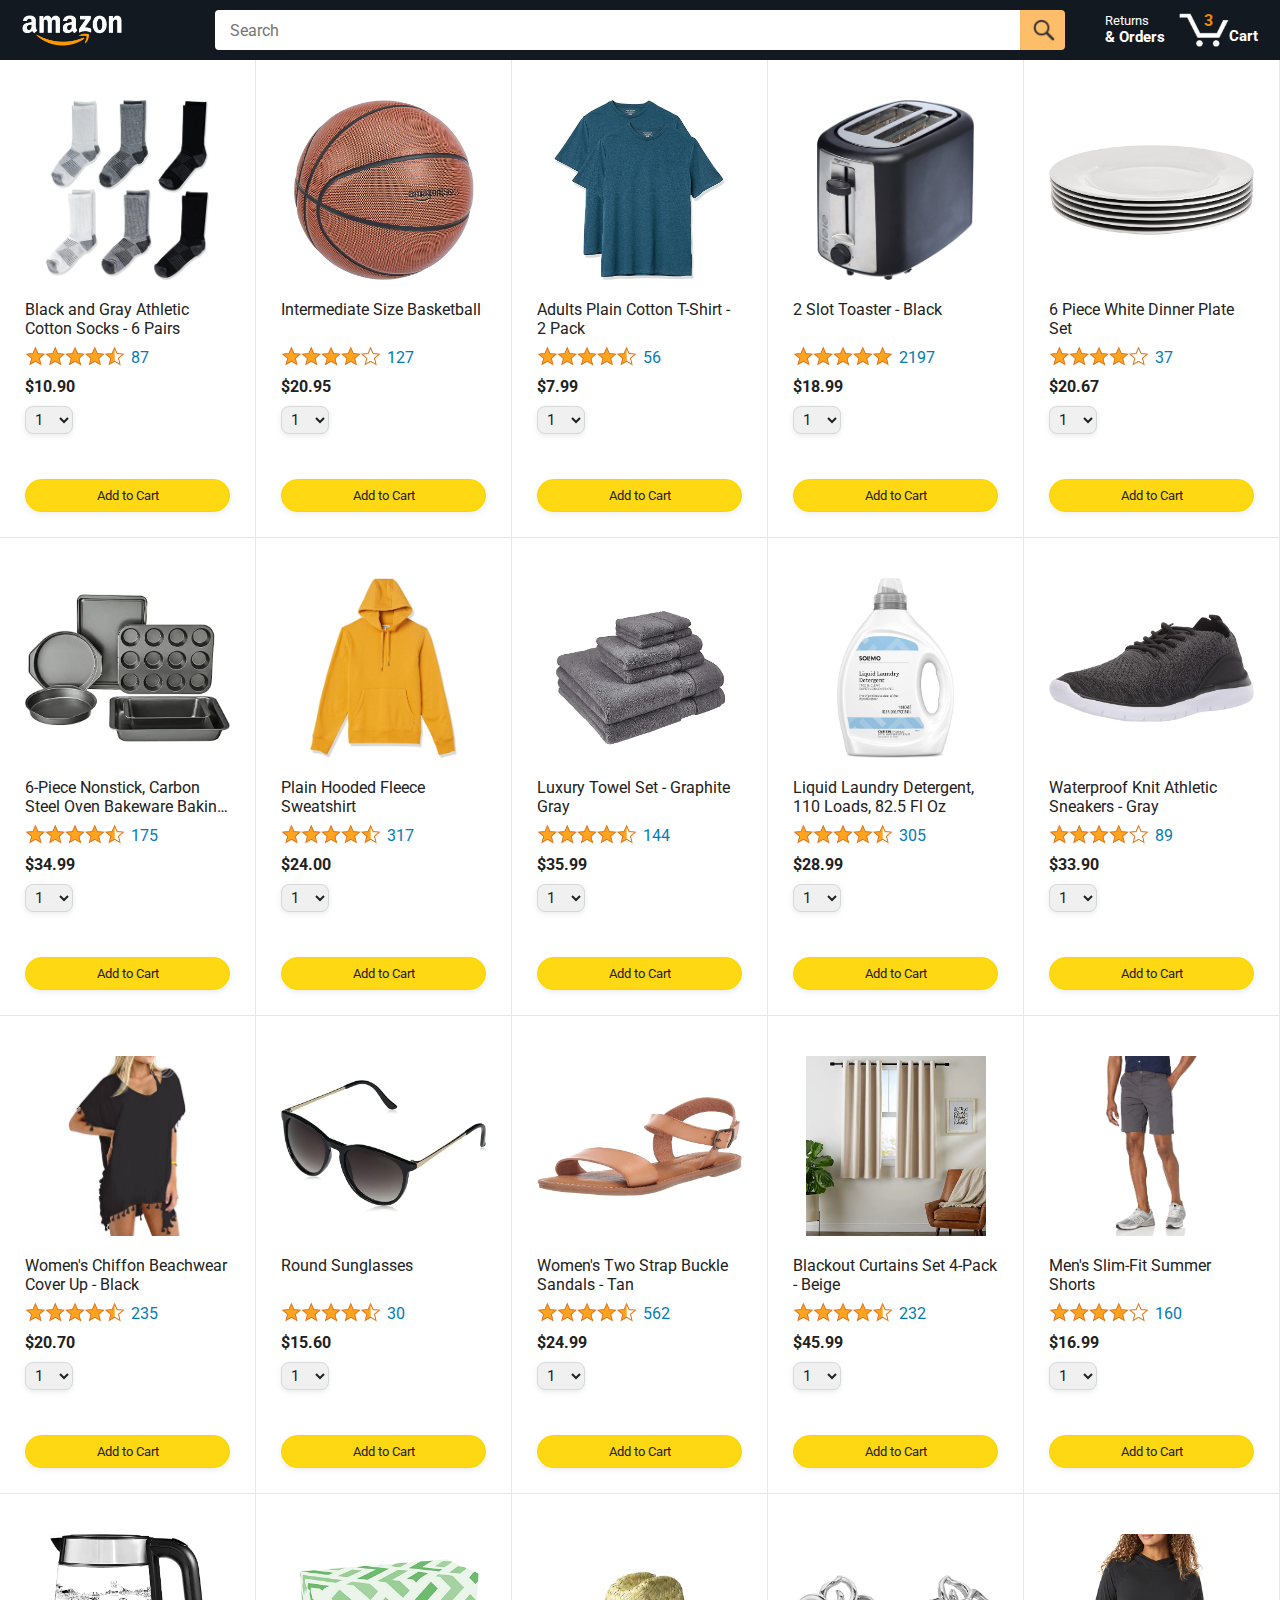
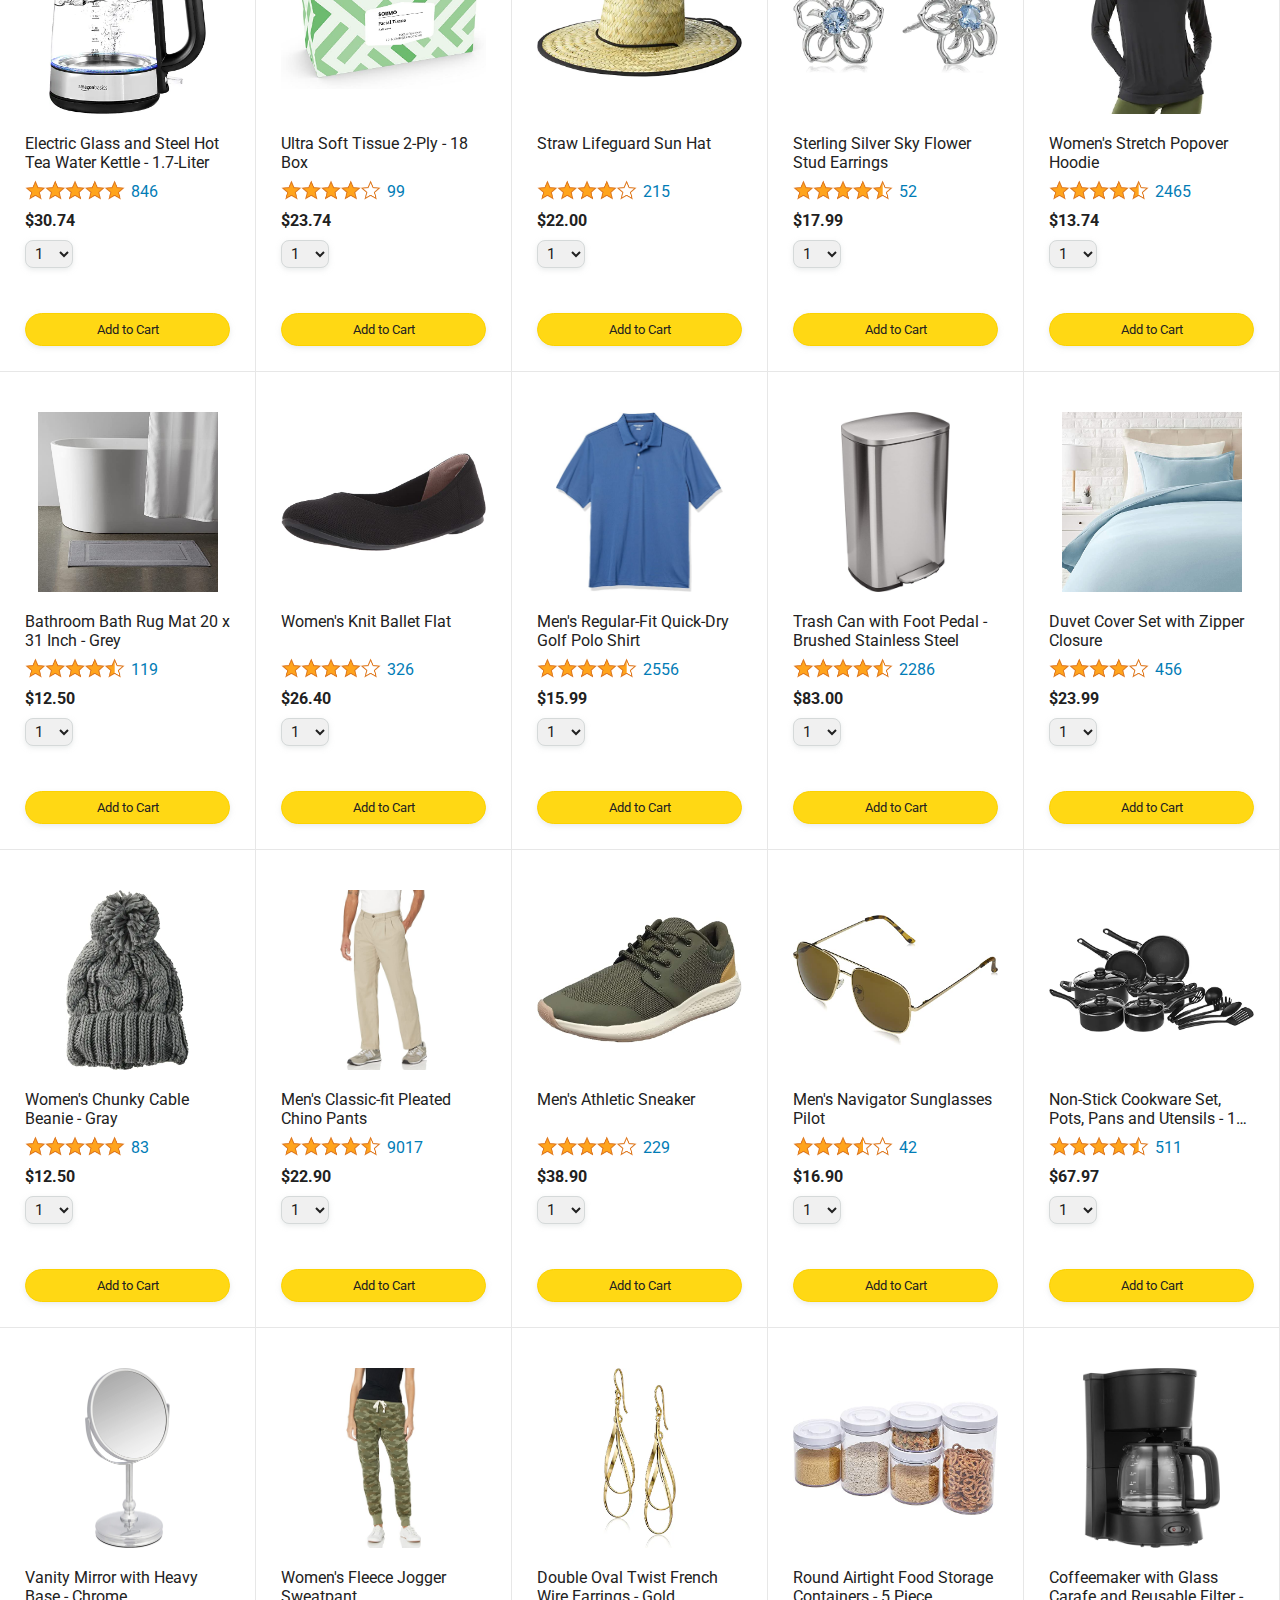
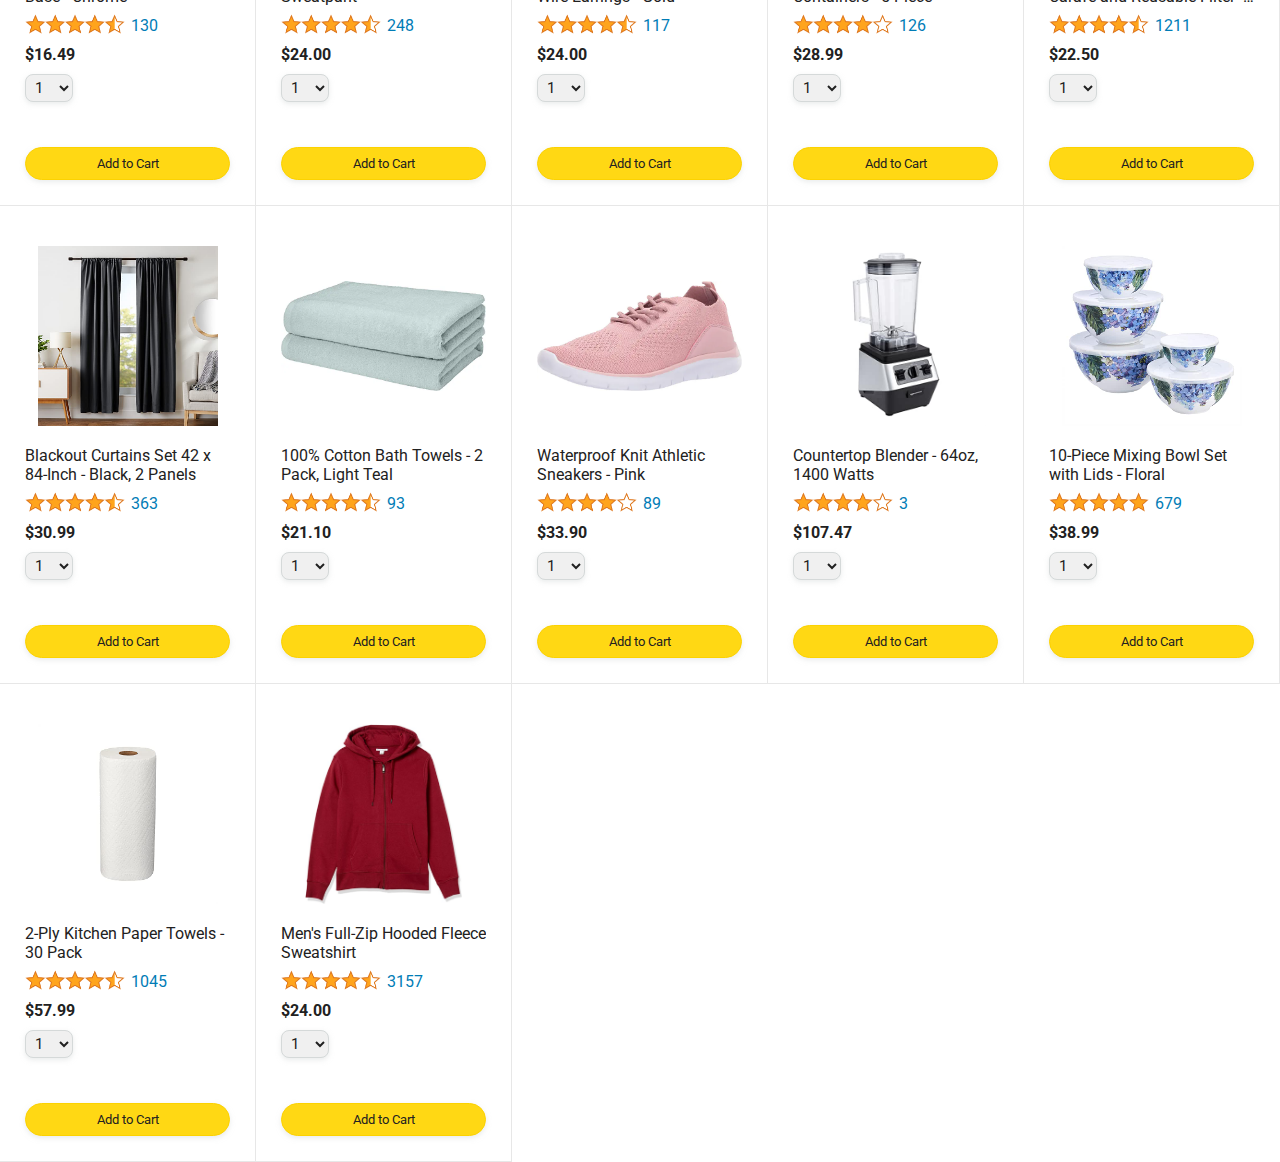
<file: index.html>
<!DOCTYPE html>
<html>
  <head>
    <title>Amazon Project</title>

    <!-- This code is needed for responsive design to work.
      (Responsive design = make the website look good on
      smaller screen sizes like a phone or a tablet). -->
    <meta name="viewport" content="width=device-width, initial-scale=1">

    <!-- Load a font called Roboto from Google Fonts. -->
    <link rel="preconnect" href="https://fonts.googleapis.com">
    <link rel="preconnect" href="https://fonts.gstatic.com" crossorigin>
    <link href="https://fonts.googleapis.com/css2?family=Roboto:wght@400;500;700&display=swap" rel="stylesheet">

    <!-- Here are the CSS files for this page. -->
    <link rel="stylesheet" href="styles/shared/general.css">
    <link rel="stylesheet" href="styles/shared/amazon-header.css">
    <link rel="stylesheet" href="styles/pages/amazon.css">
  </head>
  <body>
    <div class="amazon-header">
      <div class="amazon-header-left-section">
        <a href="amazon.html" class="header-link">
          <img class="amazon-logo"
            src="images/amazon-logo-white.png">
          <img class="amazon-mobile-logo"
            src="images/amazon-mobile-logo-white.png">
        </a>
      </div>

      <div class="amazon-header-middle-section">
        <input class="search-bar" type="text" placeholder="Search">

        <button class="search-button">
          <img class="search-icon" src="images/icons/search-icon.png">
        </button>
      </div>

      <div class="amazon-header-right-section">
        <a class="orders-link header-link" href="orders.html">
          <span class="returns-text">Returns</span>
          <span class="orders-text">& Orders</span>
        </a>

        <a class="cart-link header-link" href="checkout.html">
          <img class="cart-icon" src="images/icons/cart-icon.png">
          <div class="cart-quantity js-cart-quantity">0</div>
          <div class="cart-text">Cart</div>
        </a>
      </div>
    </div>
    
    <div class="main">
      <div class="products-grid js-product-grid">
          <!-- Move to JS -->
      </div>
    </div>
    <script type="module" src="script/amazon.js"></script>
  </body>
</html>
</file>
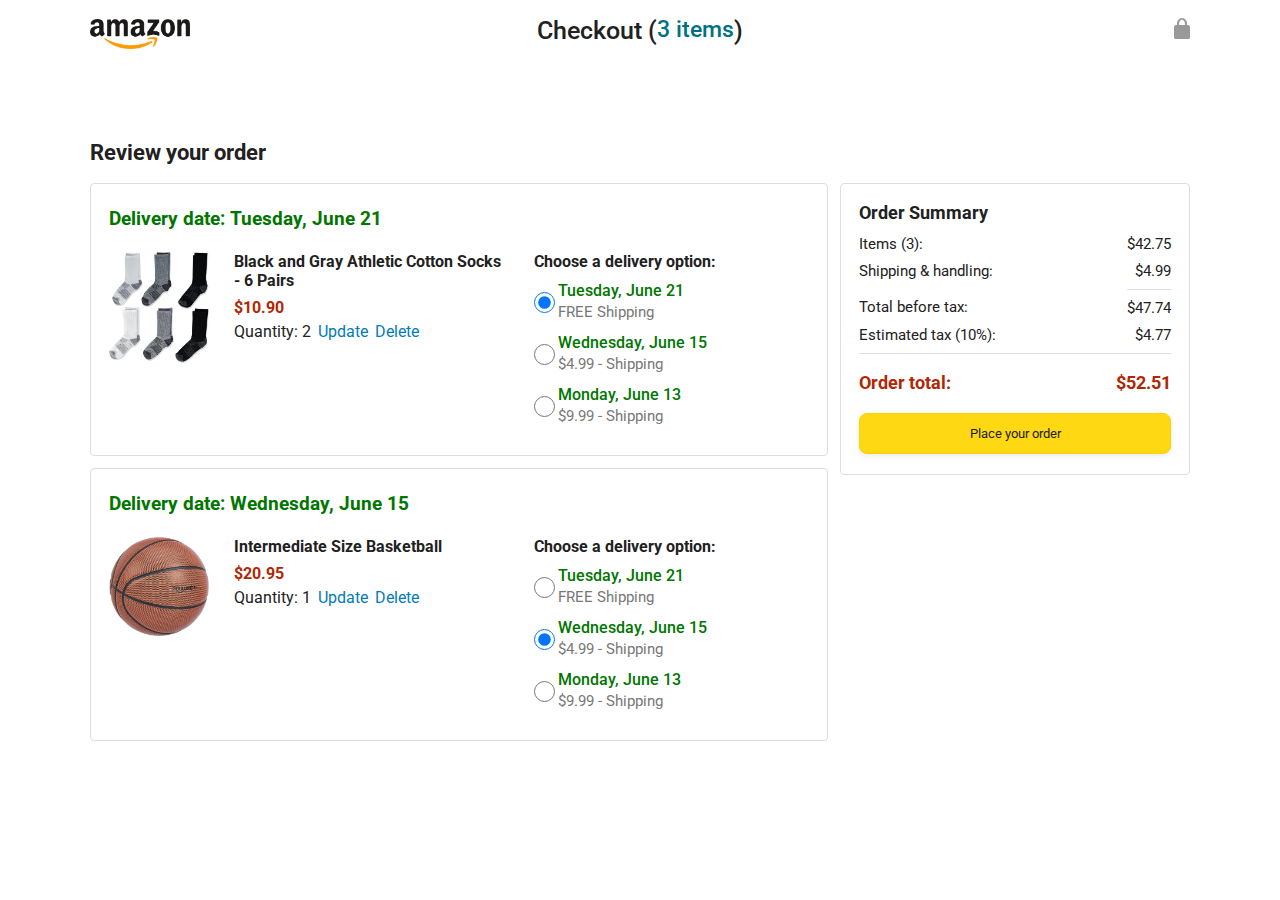
<file: checkout.html>
<!DOCTYPE html>
<html>
  <head>
    <title>Checkout</title>

    <!-- This code is needed for responsive design to work.
      (Responsive design = make the website look good on
      smaller screen sizes like a phone or a tablet). -->
    <meta name="viewport" content="width=device-width, initial-scale=1">

    <!-- Load a font called Roboto from Google Fonts. -->
    <link rel="preconnect" href="https://fonts.googleapis.com">
    <link rel="preconnect" href="https://fonts.gstatic.com" crossorigin>
    <link href="https://fonts.googleapis.com/css2?family=Roboto:wght@400;500;700&display=swap" rel="stylesheet">

    <!-- Here are the CSS files for this page. -->
    <link rel="stylesheet" href="styles/shared/general.css">
    <link rel="stylesheet" href="styles/pages/checkout/checkout-header.css">
    <link rel="stylesheet" href="styles/pages/checkout/checkout.css">
  </head>
  <body>
    <div class="checkout-header">
      <div class="header-content">
        <div class="checkout-header-left-section">
          <a href="amazon.html">
            <img class="amazon-logo" src="images/amazon-logo.png">
            <img class="amazon-mobile-logo" src="images/amazon-mobile-logo.png">
          </a>
        </div>

        <div class="checkout-header-middle-section">
          Checkout (<a class="return-to-home-link"
            href="amazon.html">3 items</a>)
        </div>

        <div class="checkout-header-right-section">
          <img src="images/icons/checkout-lock-icon.png">
        </div>
      </div>
    </div>

    <div class="main">
      <div class="page-title">Review your order</div>

      <div class="checkout-grid">
        <div class="order-summary">
          <div class="cart-item-container">
            <div class="delivery-date">
              Delivery date: Tuesday, June 21
            </div>

            <div class="cart-item-details-grid">
              <img class="product-image"
                src="images/products/athletic-cotton-socks-6-pairs.jpg">

              <div class="cart-item-details">
                <div class="product-name">
                  Black and Gray Athletic Cotton Socks - 6 Pairs
                </div>
                <div class="product-price">
                  $10.90
                </div>
                <div class="product-quantity">
                  <span>
                    Quantity: <span class="quantity-label">2</span>
                  </span>
                  <span class="update-quantity-link link-primary">
                    Update
                  </span>
                  <span class="delete-quantity-link link-primary">
                    Delete
                  </span>
                </div>
              </div>

              <div class="delivery-options">
                <div class="delivery-options-title">
                  Choose a delivery option:
                </div>
                <div class="delivery-option">
                  <input type="radio" checked
                    class="delivery-option-input"
                    name="delivery-option-1">
                  <div>
                    <div class="delivery-option-date">
                      Tuesday, June 21
                    </div>
                    <div class="delivery-option-price">
                      FREE Shipping
                    </div>
                  </div>
                </div>
                <div class="delivery-option">
                  <input type="radio"
                    class="delivery-option-input"
                    name="delivery-option-1">
                  <div>
                    <div class="delivery-option-date">
                      Wednesday, June 15
                    </div>
                    <div class="delivery-option-price">
                      $4.99 - Shipping
                    </div>
                  </div>
                </div>
                <div class="delivery-option">
                  <input type="radio"
                    class="delivery-option-input"
                    name="delivery-option-1">
                  <div>
                    <div class="delivery-option-date">
                      Monday, June 13
                    </div>
                    <div class="delivery-option-price">
                      $9.99 - Shipping
                    </div>
                  </div>
                </div>
              </div>
            </div>
          </div>

          <div class="cart-item-container">
            <div class="delivery-date">
              Delivery date: Wednesday, June 15
            </div>

            <div class="cart-item-details-grid">
              <img class="product-image"
                src="images/products/intermediate-composite-basketball.jpg">

              <div class="cart-item-details">
                <div class="product-name">
                  Intermediate Size Basketball
                </div>
                <div class="product-price">
                  $20.95
                </div>
                <div class="product-quantity">
                  <span>
                    Quantity: <span class="quantity-label">1</span>
                  </span>
                  <span class="update-quantity-link link-primary">
                    Update
                  </span>
                  <span class="delete-quantity-link link-primary">
                    Delete
                  </span>
                </div>
              </div>

              <div class="delivery-options">
                <div class="delivery-options-title">
                  Choose a delivery option:
                </div>

                <div class="delivery-option">
                  <input type="radio" class="delivery-option-input"
                    name="delivery-option-2">
                  <div>
                    <div class="delivery-option-date">
                      Tuesday, June 21
                    </div>
                    <div class="delivery-option-price">
                      FREE Shipping
                    </div>
                  </div>
                </div>
                <div class="delivery-option">
                  <input type="radio" checked class="delivery-option-input"
                    name="delivery-option-2">
                  <div>
                    <div class="delivery-option-date">
                      Wednesday, June 15
                    </div>
                    <div class="delivery-option-price">
                      $4.99 - Shipping
                    </div>
                  </div>
                </div>
                <div class="delivery-option">
                  <input type="radio" class="delivery-option-input"
                    name="delivery-option-2">
                  <div>
                    <div class="delivery-option-date">
                      Monday, June 13
                    </div>
                    <div class="delivery-option-price">
                      $9.99 - Shipping
                    </div>
                  </div>
                </div>
              </div>
            </div>
          </div>
        </div>

        <div class="payment-summary">
          <div class="payment-summary-title">
            Order Summary
          </div>

          <div class="payment-summary-row">
            <div>Items (3):</div>
            <div class="payment-summary-money">$42.75</div>
          </div>

          <div class="payment-summary-row">
            <div>Shipping &amp; handling:</div>
            <div class="payment-summary-money">$4.99</div>
          </div>

          <div class="payment-summary-row subtotal-row">
            <div>Total before tax:</div>
            <div class="payment-summary-money">$47.74</div>
          </div>

          <div class="payment-summary-row">
            <div>Estimated tax (10%):</div>
            <div class="payment-summary-money">$4.77</div>
          </div>

          <div class="payment-summary-row total-row">
            <div>Order total:</div>
            <div class="payment-summary-money">$52.51</div>
          </div>

          <button class="place-order-button button-primary">
            Place your order
          </button>
        </div>
      </div>
    </div>
  </body>
</html>
</file>
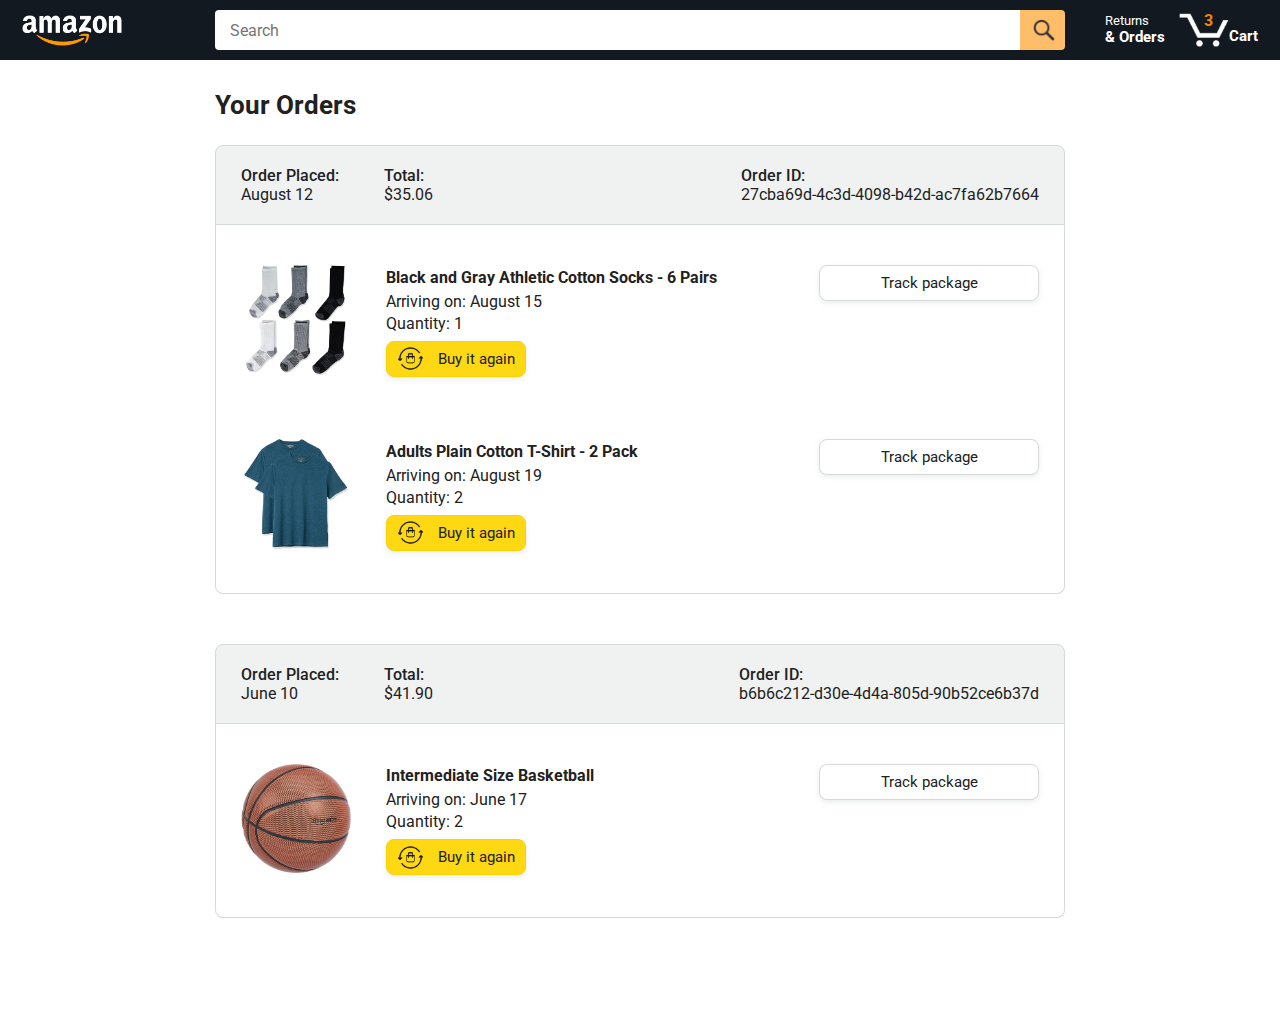
<file: orders.html>
<!DOCTYPE html>
<html>
  <head>
    <title>Orders</title>

    <!-- This code is needed for responsive design to work.
      (Responsive design = make the website look good on
      smaller screen sizes like a phone or a tablet). -->
    <meta name="viewport" content="width=device-width, initial-scale=1">

    <!-- Load a font called Roboto from Google Fonts. -->
    <link rel="preconnect" href="https://fonts.googleapis.com">
    <link rel="preconnect" href="https://fonts.gstatic.com" crossorigin>
    <link href="https://fonts.googleapis.com/css2?family=Roboto:wght@400;500;700&display=swap" rel="stylesheet">

    <!-- Here are the CSS files for this page. -->
    <link rel="stylesheet" href="styles/shared/general.css">
    <link rel="stylesheet" href="styles/shared/amazon-header.css">
    <link rel="stylesheet" href="styles/pages/orders.css">
  </head>
  <body>
    <div class="amazon-header">
      <div class="amazon-header-left-section">
        <a href="amazon.html" class="header-link">
          <img class="amazon-logo"
            src="images/amazon-logo-white.png">
          <img class="amazon-mobile-logo"
            src="images/amazon-mobile-logo-white.png">
        </a>
      </div>

      <div class="amazon-header-middle-section">
        <input class="search-bar" type="text" placeholder="Search">

        <button class="search-button">
          <img class="search-icon" src="images/icons/search-icon.png">
        </button>
      </div>

      <div class="amazon-header-right-section">
        <a class="orders-link header-link" href="orders.html">
          <span class="returns-text">Returns</span>
          <span class="orders-text">& Orders</span>
        </a>

        <a class="cart-link header-link" href="checkout.html">
          <img class="cart-icon" src="images/icons/cart-icon.png">
          <div class="cart-quantity">3</div>
          <div class="cart-text">Cart</div>
        </a>
      </div>
    </div>

    <div class="main">
      <div class="page-title">Your Orders</div>

      <div class="orders-grid">
        <div class="order-container">
          
          <div class="order-header">
            <div class="order-header-left-section">
              <div class="order-date">
                <div class="order-header-label">Order Placed:</div>
                <div>August 12</div>
              </div>
              <div class="order-total">
                <div class="order-header-label">Total:</div>
                <div>$35.06</div>
              </div>
            </div>

            <div class="order-header-right-section">
              <div class="order-header-label">Order ID:</div>
              <div>27cba69d-4c3d-4098-b42d-ac7fa62b7664</div>
            </div>
          </div>

          <div class="order-details-grid">
            <div class="product-image-container">
              <img src="images/products/athletic-cotton-socks-6-pairs.jpg">
            </div>

            <div class="product-details">
              <div class="product-name">
                Black and Gray Athletic Cotton Socks - 6 Pairs
              </div>
              <div class="product-delivery-date">
                Arriving on: August 15
              </div>
              <div class="product-quantity">
                Quantity: 1
              </div>
              <button class="buy-again-button button-primary">
                <img class="buy-again-icon" src="images/icons/buy-again.png">
                <span class="buy-again-message">Buy it again</span>
              </button>
            </div>

            <div class="product-actions">
              <a href="tracking.html">
                <button class="track-package-button button-secondary">
                  Track package
                </button>
              </a>
            </div>

            <div class="product-image-container">
              <img src="images/products/adults-plain-cotton-tshirt-2-pack-teal.jpg">
            </div>

            <div class="product-details">
              <div class="product-name">
                Adults Plain Cotton T-Shirt - 2 Pack
              </div>
              <div class="product-delivery-date">
                Arriving on: August 19
              </div>
              <div class="product-quantity">
                Quantity: 2
              </div>
              <button class="buy-again-button button-primary">
                <img class="buy-again-icon" src="images/icons/buy-again.png">
                <span class="buy-again-message">Buy it again</span>
              </button>
            </div>

            <div class="product-actions">
              <a href="tracking.html">
                <button class="track-package-button button-secondary">
                  Track package
                </button>
              </a>
            </div>
          </div>
        </div>

        <div class="order-container">

          <div class="order-header">
            <div class="order-header-left-section">
              <div class="order-date">
                <div class="order-header-label">Order Placed:</div>
                <div>June 10</div>
              </div>
              <div class="order-total">
                <div class="order-header-label">Total:</div>
                <div>$41.90</div>
              </div>
            </div>

            <div class="order-header-right-section">
              <div class="order-header-label">Order ID:</div>
              <div>b6b6c212-d30e-4d4a-805d-90b52ce6b37d</div>
            </div>
          </div>

          <div class="order-details-grid">
            <div class="product-image-container">
              <img src="images/products/intermediate-composite-basketball.jpg">
            </div>

            <div class="product-details">
              <div class="product-name">
                Intermediate Size Basketball
              </div>
              <div class="product-delivery-date">
                Arriving on: June 17
              </div>
              <div class="product-quantity">
                Quantity: 2
              </div>
              <button class="buy-again-button button-primary">
                <img class="buy-again-icon" src="images/icons/buy-again.png">
                <span class="buy-again-message">Buy it again</span>
              </button>
            </div>

            <div class="product-actions">
              <a href="tracking.html">
                <button class="track-package-button button-secondary">
                  Track package
                </button>
              </a>
            </div>
          </div>
        </div>
      </div>
    </div>
  </body>
</html>
</file>
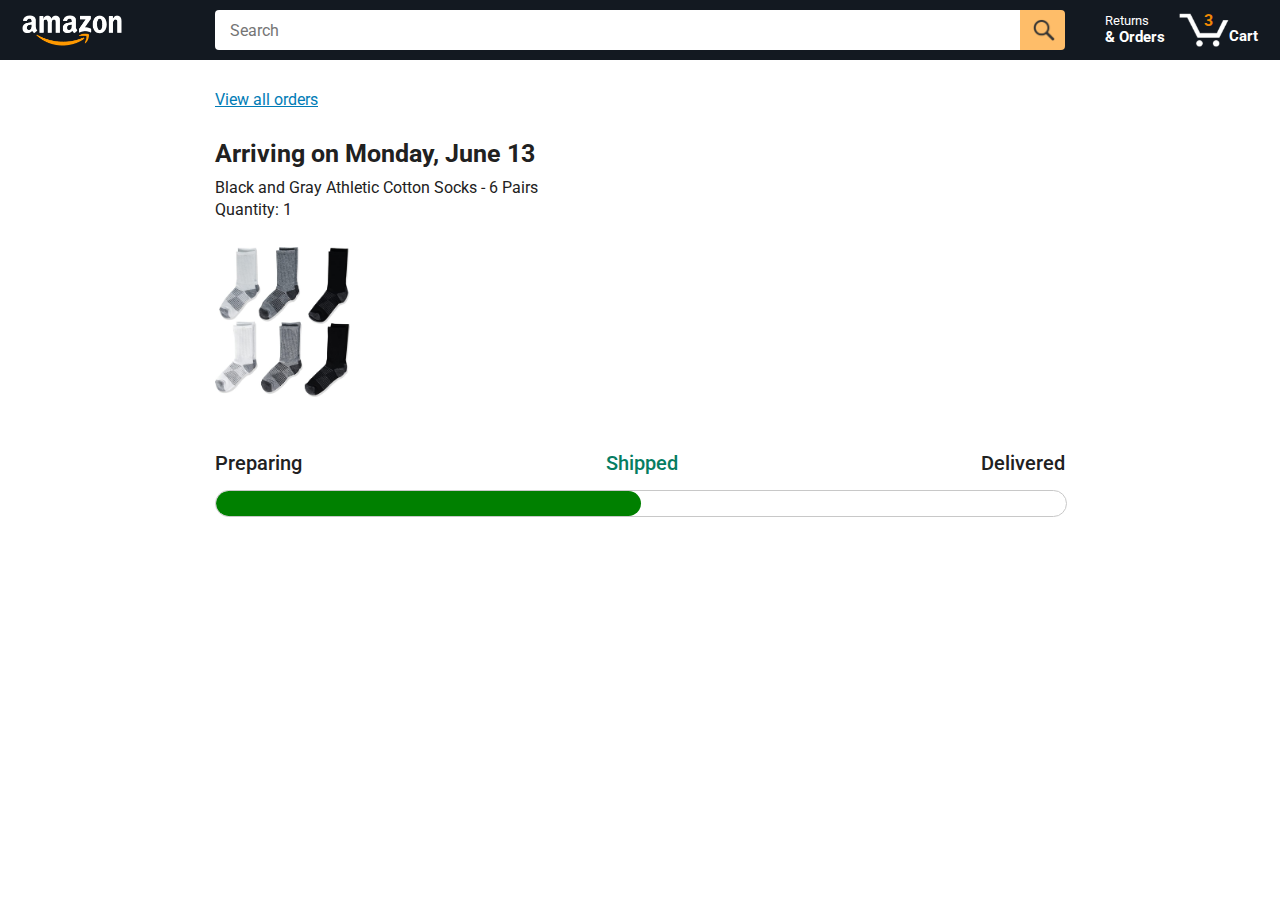
<file: tracking.html>
<!DOCTYPE html>
<html>
  <head>
    <title>Tracking</title>

    <!-- This code is needed for responsive design to work.
      (Responsive design = make the website look good on
      smaller screen sizes like a phone or a tablet). -->
    <meta name="viewport" content="width=device-width, initial-scale=1">

    <!-- Load a font called Roboto from Google Fonts. -->
    <link rel="preconnect" href="https://fonts.googleapis.com">
    <link rel="preconnect" href="https://fonts.gstatic.com" crossorigin>
    <link href="https://fonts.googleapis.com/css2?family=Roboto:wght@400;500;700&display=swap" rel="stylesheet">

    <!-- Here are the CSS files for this page. -->
    <link rel="stylesheet" href="styles/shared/general.css">
    <link rel="stylesheet" href="styles/shared/amazon-header.css">
    <link rel="stylesheet" href="styles/pages/tracking.css">
  </head>
  <body>
    <div class="amazon-header">
      <div class="amazon-header-left-section">
        <a href="amazon.html" class="header-link">
          <img class="amazon-logo"
            src="images/amazon-logo-white.png">
          <img class="amazon-mobile-logo"
            src="images/amazon-mobile-logo-white.png">
        </a>
      </div>

      <div class="amazon-header-middle-section">
        <input class="search-bar" type="text" placeholder="Search">

        <button class="search-button">
          <img class="search-icon" src="images/icons/search-icon.png">
        </button>
      </div>

      <div class="amazon-header-right-section">
        <a class="orders-link header-link" href="orders.html">
          <span class="returns-text">Returns</span>
          <span class="orders-text">& Orders</span>
        </a>

        <a class="cart-link header-link" href="checkout.html">
          <img class="cart-icon" src="images/icons/cart-icon.png">
          <div class="cart-quantity">3</div>
          <div class="cart-text">Cart</div>
        </a>
      </div>
    </div>

    <div class="main">
      <div class="order-tracking">
        <a class="back-to-orders-link link-primary" href="orders.html">
          View all orders
        </a>

        <div class="delivery-date">
          Arriving on Monday, June 13
        </div>

        <div class="product-info">
          Black and Gray Athletic Cotton Socks - 6 Pairs
        </div>

        <div class="product-info">
          Quantity: 1
        </div>

        <img class="product-image" src="images/products/athletic-cotton-socks-6-pairs.jpg">

        <div class="progress-labels-container">
          <div class="progress-label">
            Preparing
          </div>
          <div class="progress-label current-status">
            Shipped
          </div>
          <div class="progress-label">
            Delivered
          </div>
        </div>

        <div class="progress-bar-container">
          <div class="progress-bar"></div>
        </div>
      </div>
    </div>
  </body>
</html>
</file>
<file: styles/shared/general.css>
body {
  font-family: Roboto, Arial;
  color: rgb(33, 33, 33);
  /* The <body> element has a default margin of 8px
     on all sides. This removes the default margins. */
  margin: 0;
}

/* <p> elements have a default margin on the top
   and bottom. This removes the default margins. */
p {
  margin: 0;
}

button {
  cursor: pointer;
}

select {
  cursor: pointer;
}

input, select, button {
  font-family: Roboto, Arial;
}

.button-primary {
  color: rgb(33, 33, 33);
  background-color: rgb(255, 216, 20);
  border: 1px solid rgb(252, 210, 0);
  border-radius: 8px;
  cursor: pointer;
  box-shadow: 0 2px 5px rgba(213, 217, 217, 0.5);
}

.button-primary:hover {
  background-color: rgb(247, 202, 0);
  border: 1px solid rgb(242, 194, 0);
}

.button-primary:active {
  background: rgb(255, 216, 20);
  border-color: rgb(252, 210, 0);
  box-shadow: none;
}

.button-secondary {
  color: rgb(33, 33, 33);
  background: white;
  border: 1px solid rgb(213, 217, 217);
  border-radius: 8px;
  cursor: pointer;
  box-shadow: 0 2px 5px rgba(213, 217, 217, 0.5);
}

.button-secondary:hover {
  background-color: rgb(247, 250, 250);
}

.button-secondary:active {
  background-color: rgb(237, 253, 255);
  box-shadow: none;
}

/* These styles will limit text to 2 lines. Anything
   beyond 2 lines will be replaced with "..."
   You can find this code by using an A.I. tool or by
   searching in Google.
   https://css-tricks.com/almanac/properties/l/line-clamp/ */
.limit-text-to-2-lines {
  display: -webkit-box;
  -webkit-line-clamp: 2;
  -webkit-box-orient: vertical;
  overflow: hidden;
}

.link-primary {
  color: rgb(1, 124, 182);
  cursor: pointer;
}

.link-primary:hover {
  color: rgb(196, 80, 0);
}

/* Styles for dropdown selectors. */
select {
  color: rgb(33, 33, 33);
  background-color: rgb(240, 240, 240);
  border: 1px solid rgb(213, 217, 217);
  border-radius: 8px;
  padding: 3px 5px;
  font-size: 15px;
  cursor: pointer;
  box-shadow: 0 2px 5px rgba(213, 217, 217, 0.5);
}

select:focus,
input:focus {
  outline: 2px solid rgb(255, 153, 0);
}
</file>
<file: styles/shared/amazon-header.css>
.amazon-header {
  background-color: rgb(19, 25, 33);
  color: white;
  padding-left: 15px;
  padding-right: 15px;

  display: flex;
  align-items: center;
  justify-content: space-between;

  position: fixed;
  top: 0;
  left: 0;
  right: 0;
  height: 60px;
}

.amazon-header-left-section {
  width: 180px;
}

@media (max-width: 800px) {
  .amazon-header-left-section {
    width: unset;
  }
}

.header-link {
  display: inline-block;
  padding: 6px;
  border-radius: 2px;
  cursor: pointer;
  text-decoration: none;
  border: 1px solid rgba(0, 0, 0, 0);
}

.header-link:hover {
  border: 1px solid white;
}

.amazon-logo {
  width: 100px;
  margin-top: 5px;
}

.amazon-mobile-logo {
  display: none;
}

@media (max-width: 575px) {
  .amazon-logo {
    display: none;
  }

  .amazon-mobile-logo {
    display: block;
    height: 35px;
    margin-top: 5px;
  }
}

.amazon-header-middle-section {
  flex: 1;
  max-width: 850px;
  margin-left: 10px;
  margin-right: 10px;
  display: flex;
}

.search-bar {
  flex: 1;
  width: 0;
  font-size: 16px;
  height: 38px;
  padding-left: 15px;
  border: none;
  border-top-left-radius: 4px;
  border-bottom-left-radius: 4px;
  border-top-right-radius: 0;
  border-bottom-right-radius: 0;
}

.search-button {
  background-color: rgb(254, 189, 105);
  border: none;
  width: 45px;
  height: 40px;
  border-top-right-radius: 4px;
  border-bottom-right-radius: 4px;
  flex-shrink: 0;
}

.search-icon {
  height: 22px;
  margin-left: 2px;
  margin-top: 3px;
}

.amazon-header-right-section {
  width: 180px;
  flex-shrink: 0;
  display: flex;
  justify-content: end;
}

.orders-link {
  color: white;
}

.returns-text {
  display: block;
  font-size: 13px;
}

.orders-text {
  display: block;
  font-size: 15px;
  font-weight: 700;
}

.cart-link {
  color: white;
  display: flex;
  align-items: center;
  position: relative;
}

.cart-icon {
  width: 50px;
}

.cart-text {
  margin-top: 12px;
  font-size: 15px;
  font-weight: 700;
}

.cart-quantity {
  color: rgb(240, 136, 4);
  font-size: 16px;
  font-weight: 700;

  position: absolute;
  top: 4px;
  left: 22px;
  
  width: 26px;
  text-align: center;
}
</file>
<file: styles/pages/amazon.css>
.main {
  margin-top: 60px;
}

.products-grid {
  display: grid;

  /* - In CSS Grid, 1fr means a column will take up the
       remaining space in the grid.
     - If we write 1fr 1fr ... 1fr; 8 times, this will
       divide the grid into 8 columns, each taking up an
       equal amount of the space.
     - repeat(8, 1fr); is a shortcut for repeating "1fr"
       8 times (instead of typing out "1fr" 8 times).
       repeat(...) is a special property that works with
       display: grid; */
  grid-template-columns: repeat(8, 1fr);
}

/* @media is used to create responsive design (making the
   website look good on any screen size). This @media
   means when the screen width is 2000px or less, we
   will divide the grid into 7 columns instead of 8. */
@media (max-width: 2000px) {
  .products-grid {
    grid-template-columns: repeat(7, 1fr);
  }
}

/* This @media means when the screen width is 1600px or
   less, we will divide the grid into 6 columns. */
@media (max-width: 1600px) {
  .products-grid {
    grid-template-columns: repeat(6, 1fr);
  }
}

@media (max-width: 1300px) {
  .products-grid {
    grid-template-columns: repeat(5, 1fr);
  }
}

@media (max-width: 1000px) {
  .products-grid {
    grid-template-columns: repeat(4, 1fr);
  }
}

@media (max-width: 800px) {
  .products-grid {
    grid-template-columns: repeat(3, 1fr);
  }
}

@media (max-width: 575px) {
  .products-grid {
    grid-template-columns: repeat(2, 1fr);
  }
}

@media (max-width: 450px) {
  .products-grid {
    grid-template-columns: 1fr;
  }
}

.product-container {
  padding-top: 40px;
  padding-bottom: 25px;
  padding-left: 25px;
  padding-right: 25px;

  border-right: 1px solid rgb(231, 231, 231);
  border-bottom: 1px solid rgb(231, 231, 231);

  display: flex;
  flex-direction: column;
}

.product-image-container {
  display: flex;
  justify-content: center;
  align-items: center;

  height: 180px;
  margin-bottom: 20px;
}

.product-image {
  /* Images will overflow their container by default. To
    prevent this, we set max-width and max-height to 100%
    so they stay inside their container. */
  max-width: 100%;
  max-height: 100%;
}

.product-name {
  height: 40px;
  margin-bottom: 5px;
}

.product-rating-container {
  display: flex;
  align-items: center;
  margin-bottom: 10px;
}

.product-rating-stars {
  width: 100px;
  margin-right: 6px;
}

.product-rating-count {
  color: rgb(1, 124, 182);
  cursor: pointer;
  margin-top: 3px;
}

.product-price {
  font-weight: 700;
  margin-bottom: 10px;
}

.product-quantity-container {
  margin-bottom: 17px;
}

.product-spacer {
  flex: 1;
}

.added-to-cart {
  color: rgb(6, 125, 98);
  font-size: 16px;

  display: flex;
  align-items: center;
  margin-bottom: 8px;

  /* At first, the "Added to cart" message will
     be invisible. Use JavaScript to change the
     opacity and make it visible. */
  opacity: 0;
}

.added-to-cart img {
  height: 20px;
  margin-right: 5px;
}

.add-to-cart-button {
  width: 100%;
  padding: 8px;
  border-radius: 50px;
}
</file>
<file: styles/pages/checkout/checkout-header.css>
.checkout-header {
  height: 60px;
  padding-left: 30px;
  padding-right: 30px;
  background-color: white;

  display: flex;
  justify-content: center;

  position: fixed;
  top: 0;
  left: 0;
  right: 0;
  z-index: 1000;
}

.header-content {
  width: 100%;
  max-width: 1100px;

  display: flex;
  align-items: center;
}

.checkout-header-left-section {
  width: 150px;
}

.amazon-logo {
  width: 100px;
  margin-top: 12px;
}

.amazon-mobile-logo {
  display: none;
}

/* @media is used to create responsive design (making the
   website look good on any screen size). This @media
   means when the screen width is 575px or less, different
   styles (inside the {...}) will be applied. */
@media (max-width: 575px) {
  .checkout-header-left-section {
    width: auto;
  }

  .amazon-logo {
    display: none;
  }

  .amazon-mobile-logo {
    display: inline-block;
    height: 35px;
    margin-top: 5px;
  }
}

.checkout-header-middle-section {
  flex: 1;
  flex-shrink: 0;
  text-align: center;

  font-size: 25px;
  font-weight: 500;

  display: flex;
  justify-content: center;
}

.return-to-home-link {
  color: rgb(0, 113, 133);
  font-size: 23px;
  text-decoration: none;
  cursor: pointer;
}

@media (max-width: 1000px) {
  .checkout-header-middle-section {
    font-size: 20px;
    margin-right: 60px;
  }

  .return-to-home-link {
    font-size: 18px;
  }
}

@media (max-width: 575px) {
  .checkout-header-middle-section {
    margin-right: 5px;
  }
}

.checkout-header-right-section {
  text-align: right;
  width: 150px;
}

@media (max-width: 1000px) {
  .checkout-header-right-section {
    width: auto;
  }
}
</file>
<file: styles/pages/checkout/checkout.css>
.main {
  max-width: 1100px;
  padding-left: 30px;
  padding-right: 30px;

  margin-top: 140px;
  margin-bottom: 100px;

  /* margin-left: auto;
     margin-right auto;
     Is a trick for centering an element horizontally
     without needing a container. */
  margin-left: auto;
  margin-right: auto;
}

.page-title {
  font-weight: 700;
  font-size: 22px;
  margin-bottom: 18px;
}

.checkout-grid {
  display: grid;
  /* Here, 1fr means the first column will take
     up the remaining space in the grid. */
  grid-template-columns: 1fr 350px;
  column-gap: 12px;

  /* Use align-items: start; to prevent the elements
     in the grid from stretching vertically. */
  align-items: start;
}

@media (max-width: 1000px) {
  .main {
    max-width: 500px;
  }

  .checkout-grid {
    grid-template-columns: 1fr;
  }
}

.cart-item-container,
.payment-summary {
  border: 1px solid rgb(222, 222, 222);
  border-radius: 4px;
  padding: 18px;
}

.cart-item-container {
  margin-bottom: 12px;
}

.payment-summary {
  padding-bottom: 5px;
}

@media (max-width: 1000px) {
  .payment-summary {
    /* grid-row: 1 means this element will be placed into row
      1 in the grid. (Normally, the row that an element is
      placed in is determined by the order of the elements in
      the HTML. grid-row overrides this default ordering). */
    grid-row: 1;
    margin-bottom: 12px;
  }
}

.delivery-date {
  color: rgb(0, 118, 0);
  font-weight: 700;
  font-size: 19px;
  margin-top: 5px;
  margin-bottom: 22px;
}

.cart-item-details-grid {
  display: grid;
  /* 100px 1fr 1fr; means the 2nd and 3rd column will
     take up half the remaining space in the grid
     (they will divide up the remaining space evenly). */
  grid-template-columns: 100px 1fr 1fr;
  column-gap: 25px;
}

@media (max-width: 1000px) {
  .cart-item-details-grid {
    grid-template-columns: 100px 1fr;
    row-gap: 30px;
  }
}

.product-image {
  max-width: 100%;
  max-height: 120px;

  /* margin-left: auto;
     margin-right auto;
     Is a trick for centering an element horizontally
     without needing a container. */
  margin-left: auto;
  margin-right: auto;
}

.product-name {
  font-weight: 700;
  margin-bottom: 8px;
}

.product-price {
  color: rgb(177, 39, 4);
  font-weight: 700;
  margin-bottom: 5px;
}

.product-quantity .link-primary {
  margin-left: 3px;
}

@media (max-width: 1000px) {
  .delivery-options {
    /* grid-column: 1 means this element will be placed
       in column 1 in the grid. (Normally, the column that
       an element is placed in is determined by the order
       of the elements in the HTML. grid-column overrides
       this default ordering).
       
       / span 2 means this element will take up 2 columns
       in the grid (Normally, each element takes up 1
       column in the grid). */
    grid-column: 1 / span 2;
  }
}

.delivery-options-title {
  font-weight: 700;
  margin-bottom: 10px;
}

.delivery-option {
  display: grid;
  grid-template-columns: 24px 1fr;
  margin-bottom: 12px;
  cursor: pointer;
}

.delivery-option-input {
  margin-left: 0px;
  cursor: pointer;
}

.delivery-option-date {
  color: rgb(0, 118, 0);
  font-weight: 500;
  margin-bottom: 3px;
}

.delivery-option-price {
  color: rgb(120, 120, 120);
  font-size: 15px;
}

.payment-summary-title {
  font-weight: 700;
  font-size: 18px;
  margin-bottom: 12px;
}

.payment-summary-row {
  display: grid;
  /* 1fr auto; means the width of the 2nd column will be
     determined by the elements inside the column (auto).
     The 1st column will take up the remaining space. */
  grid-template-columns: 1fr auto;

  font-size: 15px;
  margin-bottom: 9px;
}

.payment-summary-money {
  text-align: right;
}

.subtotal-row .payment-summary-money {
  border-top: 1px solid rgb(222, 222, 222);
}

.subtotal-row div {
  padding-top: 9px;
}

.total-row {
  color: rgb(177, 39, 4);
  font-weight: 700;
  font-size: 18px;

  border-top: 1px solid rgb(222, 222, 222);
  padding-top: 18px;
}

.place-order-button {
  width: 100%;
  padding-top: 12px;
  padding-bottom: 12px;
  border-radius: 8px;

  margin-top: 11px;
  margin-bottom: 15px;
}
</file>
<file: styles/pages/orders.css>
.main {
  max-width: 850px;
  margin-top: 90px;
  margin-bottom: 100px;
  padding-left: 20px;
  padding-right: 20px;

  /* margin-left: auto;
     margin-right auto;
     Is a trick for centering an element horizontally
     without needing a container. */
  margin-left: auto;
  margin-right: auto;
}

.page-title {
  font-weight: 700;
  font-size: 26px;
  margin-bottom: 25px;
}

.orders-grid {
  display: grid;
  grid-template-columns: 1fr;
  row-gap: 50px;
}

.order-header {
  background-color: rgb(240, 242, 242);
  border: 1px solid rgb(213, 217, 217);

  display: flex;
  align-items: center;
  justify-content: space-between;

  padding: 20px 25px;
  border-top-left-radius: 8px;
  border-top-right-radius: 8px;
}

.order-header-left-section {
  display: flex;
  flex-shrink: 0;
}

.order-header-label {
  font-weight: 500;
}

.order-date,
.order-total {
  margin-right: 45px;
}

.order-header-right-section {
  flex-shrink: 1;
}

@media (max-width: 575px) {
  .order-header {
    flex-direction: column;
    align-items: start;
    line-height: 23px;
    padding: 15px;
  }

  .order-header-left-section {
    flex-direction: column;
  }

  .order-header-label {
    margin-right: 5px;
  }

  .order-date,
  .order-total {
    display: grid;
    grid-template-columns: auto 1fr;
    margin-right: 0;
  }

  .order-header-right-section {
    display: grid;
    grid-template-columns: auto 1fr;
  }
}

.order-details-grid {
  padding: 40px 25px;
  border: 1px solid rgb(213, 217, 217);
  border-top: none;
  border-bottom-left-radius: 8px;
  border-bottom-right-radius: 8px;

  display: grid;
  grid-template-columns: 110px 1fr 220px;
  column-gap: 35px;
  row-gap: 60px;
  align-items: center;
}

@media (max-width: 800px) {
  .order-details-grid {
    grid-template-columns: 110px 1fr;
    row-gap: 0;
    padding-bottom: 8px;
  }
}

@media (max-width: 450px) {
  .order-details-grid {
    grid-template-columns: 1fr;
  }
}

.product-image-container {
  text-align: center;
}

.product-image-container img {
  max-width: 110px;
  max-height: 110px;
}

.product-name {
  font-weight: 700;
  margin-bottom: 5px;
}

.product-delivery-date {
  margin-bottom: 3px;
}

.product-quantity {
  margin-bottom: 8px;
}

.buy-again-button {
  font-size: 15px;
  width: 140px;
  height: 36px;
  border-radius: 8px;

  display: flex;
  align-items: center;
  justify-content: center;
}

.buy-again-icon {
  width: 25px;
  margin-right: 15px;
}

.product-actions {
  align-self: start;
}

.track-package-button {
  width: 100%;
  font-size: 15px;
  padding: 8px;
}

@media (max-width: 800px) {
  .buy-again-button {
    margin-bottom: 10px;
  }

  .product-actions {
    /* grid-column: 2 means this element will be placed
       in column 2 in the grid. (Normally, the column that
       an element is placed in is determined by the order
       of the elements in the HTML. grid-column overrides
       this default ordering). */
    grid-column: 2;
    margin-bottom: 30px;
  }

  .track-package-button {
    width: 140px;
  }
}

@media (max-width: 450px) {
  .product-image-container {
    text-align: center;
    margin-bottom: 25px;
  }

  .product-image-container img {
    max-width: 150px;
    max-height: 150px;
  }

  .product-name {
    margin-bottom: 10px;
  }

  .product-quantity {
    margin-bottom: 15px;
  }

  .buy-again-button {
    width: 100%;
    margin-bottom: 15px;
  }

  .product-actions {
    /* grid-column: auto; undos grid-column: 2; from above.
       This element will now be placed in its normal column
       in the grid. */
    grid-column: auto;
    margin-bottom: 70px;
  }

  .track-package-button {
    width: 100%;
    padding: 12px;
  }
}
</file>
<file: styles/pages/tracking.css>
.main {
  max-width: 850px;
  margin-top: 90px;
  margin-bottom: 100px;
  padding-left: 30px;
  padding-right: 30px;

  /* margin-left: auto;
     margin-right auto;
     Is a trick for centering an element horizontally
     without needing a container. */
  margin-left: auto;
  margin-right: auto;
}

.back-to-orders-link {
  display: inline-block;
  margin-bottom: 30px;
}

.delivery-date {
  font-size: 25px;
  font-weight: 700;
  margin-bottom: 10px;
}

.product-info {
  margin-bottom: 3px;
}

.product-image {
  max-width: 150px;
  max-height: 150px;
  margin-top: 25px;
  margin-bottom: 50px;
}

.progress-labels-container {
  display: flex;
  justify-content: space-between;
  font-size: 20px;
  font-weight: 500;
  margin-bottom: 15px;
}

.current-status {
  color: rgb(6, 125, 98);
}

@media (max-width: 575px) {
  .progress-labels-container {
    font-size: 16px;
  }
}

@media (max-width: 450px) {
  .progress-labels-container {
    flex-direction: column;
    margin-bottom: 5px;
  }

  .progress-label {
    margin-bottom: 3px;
  }
}

.progress-bar-container {
  height: 25px;
  width: 100%;

  border: 1px solid rgb(200, 200, 200);
  border-radius: 50px;
  overflow: hidden;
}

.progress-bar {
  height: 100%;
  background-color: green;
  border-radius: 50px;
  width: 50%;
}
</file>
